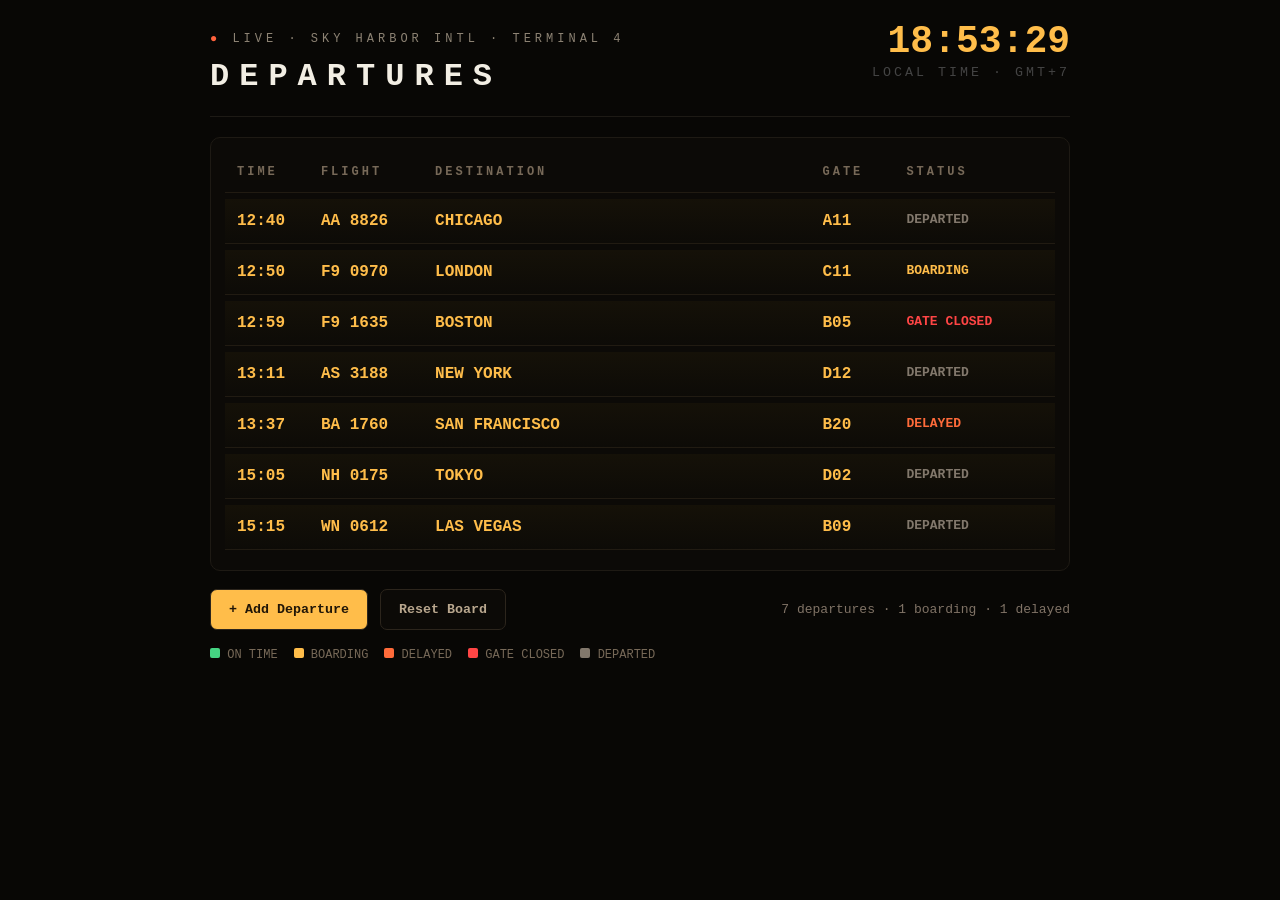
<file: departure_board/index.html>
<!DOCTYPE html>
<html lang="en">
<head>
  <meta charset="UTF-8" />
  <meta name="viewport" content="width=device-width, initial-scale=1.0" />
  <title>Departures Board</title>
  <link rel="stylesheet" href="style.css" />
</head>
<body>

  <main class="container">
    <header class="top-header">
      <div>
        <p class="live">● LIVE · SKY HARBOR INTL · TERMINAL 4</p>
        <h1>DEPARTURES</h1>
      </div>

      <div class="clock-box">
        <div id="clock">00:00:00</div>
        <small>LOCAL TIME · GMT+7</small>
      </div>
    </header>

    <!-- Board must start empty -->
    <section class="board" id="board"></section>

    <div class="controls">
      <button id="addBtn">+ Add Departure</button>
      <button id="resetBtn">Reset Board</button>
      <p id="counter"></p>
    </div>

    <div class="legend">
      <span><b class="green"></b> ON TIME</span>
      <span><b class="yellow"></b> BOARDING</span>
      <span><b class="orange"></b> DELAYED</span>
      <span><b class="red"></b> GATE CLOSED</span>
      <span><b class="gray"></b> DEPARTED</span>
    </div>
  </main>

  <script src="script.js"></script>
</body>
</html>
</file>
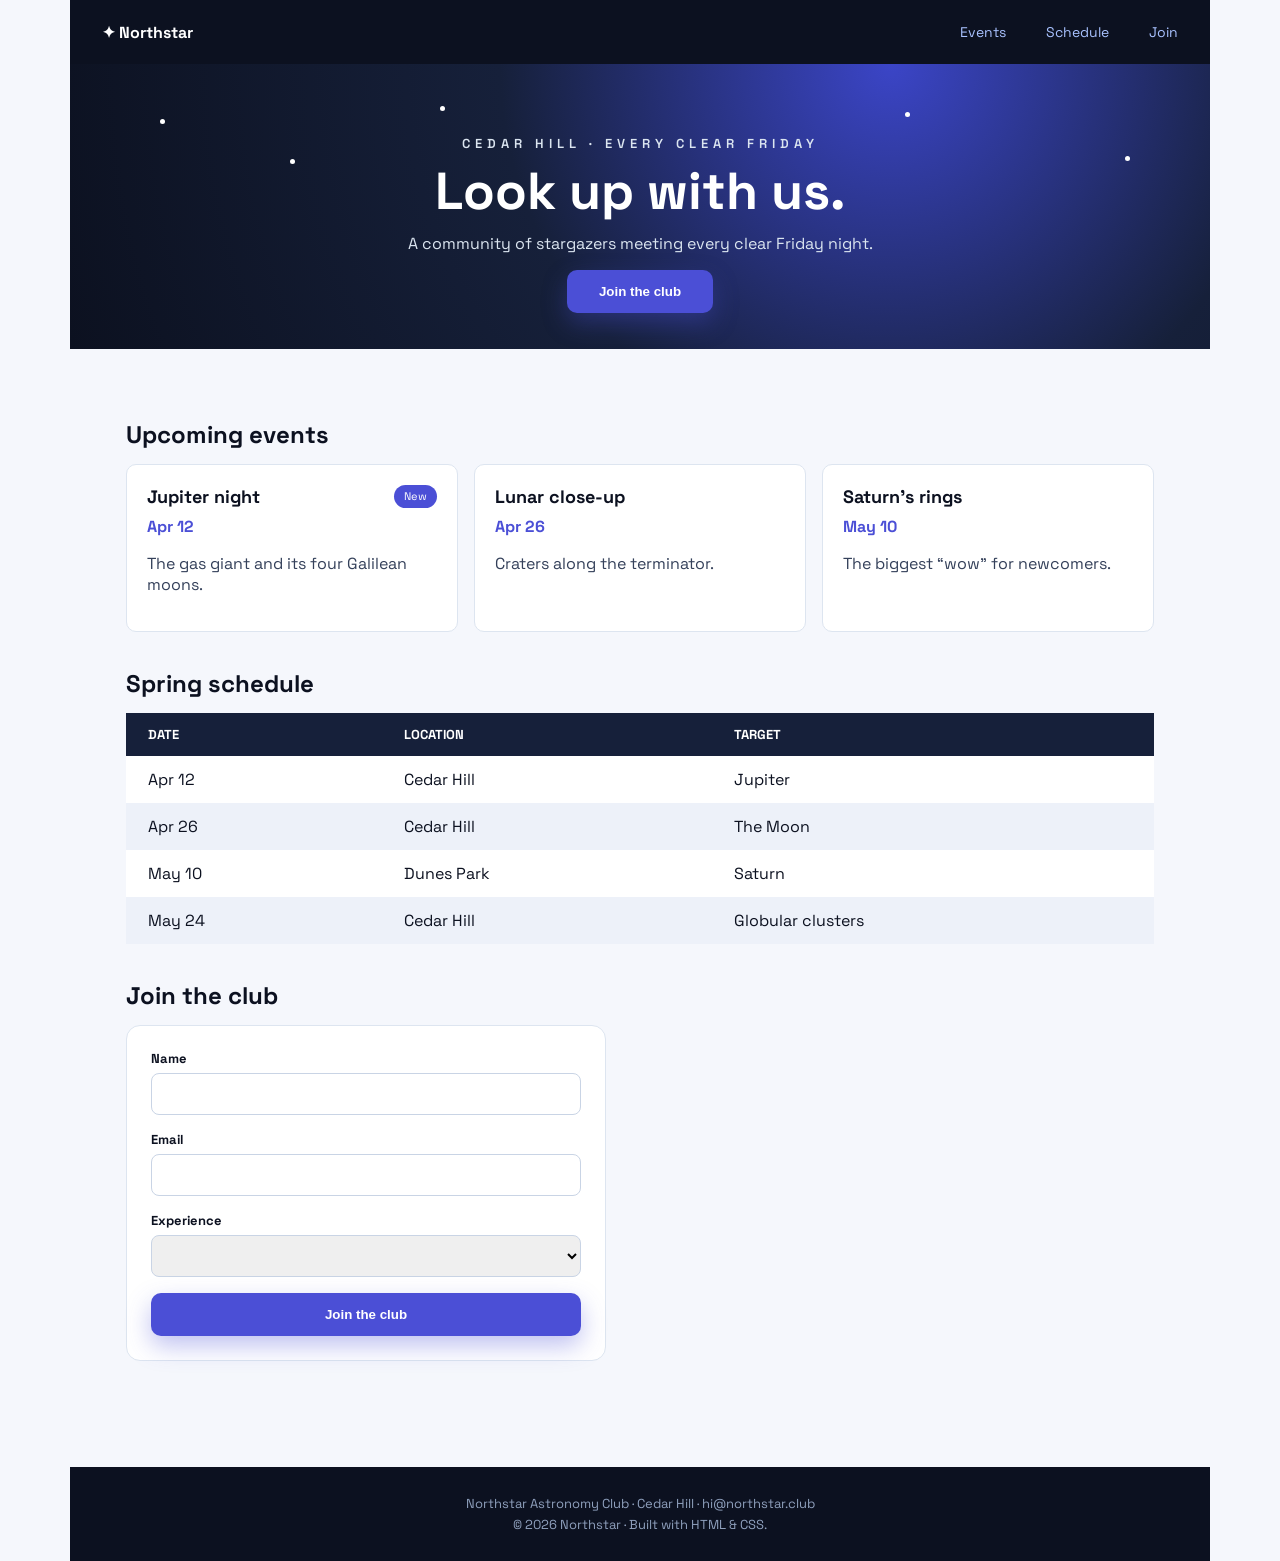
<file: Html_assignment/index.html>
<!DOCTYPE html>
<html lang="en">
<head>
  <meta charset="UTF-8" />
  <meta name="viewport" content="width=device-width, initial-scale=1.0" />
  <title>Northstar</title>
  <link rel="stylesheet" href="styles.css" />
  <meta name="viewport" content="width=device-width, initial-scale=1.0">
</head>
<body>

  <div class="page">

    <header>
      <div class="logo">✦ Northstar</div>
      <nav>
        <a href="#">Events</a>
        <a href="#">Schedule</a>
        <a href="#">Join</a>
      </nav>
    </header>

    <section class="hero">
      <div class="stars">
        <span></span><span></span><span></span><span></span><span></span>
      </div>
      <p class="eyebrow">CEDAR HILL · EVERY CLEAR FRIDAY</p>
      <h1>Look up with us.</h1>
      <p>A community of stargazers meeting every clear Friday night.</p>
      <button>Join the club</button>
    </section>

    <main>
      <section>
        <h2>Upcoming events</h2>

        <div class="cards">
          <article>
            <div class="card-head">
              <h3>Jupiter night</h3>
              <span>New</span>
            </div>
            <p class="date">Apr 12</p>
            <p>The gas giant and its four Galilean moons.</p>
          </article>

          <article>
            <h3>Lunar close-up</h3>
            <p class="date">Apr 26</p>
            <p>Craters along the terminator.</p>
          </article>

          <article>
            <h3>Saturn's rings</h3>
            <p class="date">May 10</p>
            <p>The biggest “wow” for newcomers.</p>
          </article>
        </div>
      </section>

      <section>
        <h2>Spring schedule</h2>

        <table>
          <thead>
            <tr>
              <th>Date</th>
              <th>Location</th>
              <th>Target</th>
            </tr>
          </thead>
          <tbody>
            <tr>
              <td>Apr 12</td>
              <td>Cedar Hill</td>
              <td>Jupiter</td>
            </tr>
            <tr>
              <td>Apr 26</td>
              <td>Cedar Hill</td>
              <td>The Moon</td>
            </tr>
            <tr>
              <td>May 10</td>
              <td>Dunes Park</td>
              <td>Saturn</td>
            </tr>
            <tr>
              <td>May 24</td>
              <td>Cedar Hill</td>
              <td>Globular clusters</td>
            </tr>
          </tbody>
        </table>
      </section>

      <section>
        <h2>Join the club</h2>

        <form>
          <label>Name</label>
          <input type="text" />

          <label>Email</label>
          <input type="email" />

          <label>Experience</label>
          <select>
            <option></option>
            <option>Beginner</option>
            <option>Intermediate</option>
            <option>Advanced</option>
          </select>

          <button type="submit">Join the club</button>
        </form>
      </section>
    </main>

    <footer>
      <p>Northstar Astronomy Club · Cedar Hill · hi@northstar.club</p>
      <p>© 2026 Northstar · Built with HTML & CSS.</p>
    </footer>

  </div>

</body>
</html>
</file>
<file: departure_board/style.css>
* {
  box-sizing: border-box;
}

body {
  margin: 0;
  background: #080705;
  color: #f5b642;
  font-family: "Courier New", monospace;
}

.container {
  width: 80%;
  max-width: 900px;
  margin: 0 auto;
  padding: 20px;
}

.top-header {
  display: flex;
  justify-content: space-between;
  align-items: flex-start;
  border-bottom: 1px solid #1d1a15;
  margin-bottom: 20px;
}

.live {
  color: #8d8374;
  font-size: 12px;
  letter-spacing: 4px;
}

.live::first-letter {
  color: #ff623d;
}

h1 {
  color: #f2eee4;
  letter-spacing: 10px;
  margin-top: 5px;
}

.clock-box {
  text-align: right;
}

#clock {
  font-size: 38px;
  font-weight: bold;
  color: #ffbd4a;
}

.clock-box small {
  color: #444;
  letter-spacing: 3px;
}

.board {
  border: 1px solid #1e1a14;
  border-radius: 10px;
  padding: 14px;
  background: #0c0a07;
}

.row {
  display: grid;
  grid-template-columns: 1fr 1.4fr 5fr 1fr 1.8fr;
  gap: 8px;
  padding: 13px 12px;
  margin-bottom: 6px;
  background: linear-gradient(#151108, #0d0b07);
  border-bottom: 1px solid #211b12;
  animation: flipIn 0.35s ease;
}

.header-row {
  background: transparent;
  color: #776958;
  font-size: 12px;
  letter-spacing: 3px;
  font-weight: bold;
}

.cell {
  overflow: hidden;
  white-space: nowrap;
}

.time,
.flight,
.dest,
.gate {
  color: #ffbd4a;
  font-weight: bold;
}

.status {
  font-weight: bold;
  font-size: 13px;
}

.status.on-time {
  color: #45d483;
}

.status.boarding {
  color: #ffbd4a;
}

.status.delayed {
  color: #ff6b3a;
}

.status.gate-closed {
  color: #ff4545;
}

.status.departed {
  color: #82786c;
}

.status.flash {
  animation: flash 0.5s ease;
}

.controls {
  display: flex;
  align-items: center;
  gap: 12px;
  margin-top: 18px;
}

button {
  padding: 12px 18px;
  border-radius: 7px;
  border: 1px solid #2c251c;
  cursor: pointer;
  font-weight: bold;
  font-family: inherit;
}

#addBtn {
  background: #ffbd4a;
  color: #211607;
}

#resetBtn {
  background: #0c0a07;
  color: #b9a78e;
}

#counter {
  margin-left: auto;
  color: #807366;
  font-size: 13px;
}

.legend {
  margin-top: 18px;
  display: flex;
  gap: 16px;
  flex-wrap: wrap;
  color: #776958;
  font-size: 12px;
}

.legend b {
  display: inline-block;
  width: 10px;
  height: 10px;
  border-radius: 2px;
}

.green { background: #45d483; }
.yellow { background: #ffbd4a; }
.orange { background: #ff6b3a; }
.red { background: #ff4545; }
.gray { background: #82786c; }

@keyframes flipIn {
  from {
    transform: rotateX(80deg);
    opacity: 0;
  }
  to {
    transform: rotateX(0);
    opacity: 1;
  }
}

@keyframes flash {
  50% {
    background: #2b2110;
  }
}

@media (max-width: 700px) {
  .container {
    width: 95%;
  }

  .top-header {
    flex-direction: column;
  }

  .row {
    grid-template-columns: 1fr 1.2fr 2fr 1fr 1.5fr;
    font-size: 12px;
  }

  #clock {
    font-size: 28px;
  }
}
</file>
<file: Html_assignment/styles.css>
@import url('https://fonts.googleapis.com/css2?family=Space+Grotesk:wght@400;500;600;700&display=swap');

* {
  box-sizing: border-box;
}

body {
  margin: 0;
  background: #f5f7fc;
  color: #0c1120;
  font-family: "Space Grotesk", sans-serif;
}

.page {
  max-width: 1140px;
  margin: 0 auto;
  background: #f5f7fc;
  min-height: 100vh;
}

header {
  height: 64px;
  background: #0c1120;
  color: white;
  display: flex;
  justify-content: space-between;
  align-items: center;
  padding: 0 32px;
}

.logo {
  font-weight: 700;
}

nav {
  display: flex;
  gap: 40px;
}

nav a {
  color: #a9c2ff;
  text-decoration: none;
  font-size: 14px;
}

.hero {
  position: relative;
  text-align: center;
  padding: 58px 20px 36px;
  color: white;
  background: radial-gradient(circle at 72% 0%, #3b45c7 0%, #16203a 45%, #0c1120 100%);
  overflow: hidden;
}

.eyebrow {
  letter-spacing: 5px;
  font-size: 13px;
  color: #a9c2ff;
  font-weight: 600;
}

h1 {
  margin: 8px 0;
  font-size: clamp(32px, 6vw, 52px);
  line-height: 1;
}

.hero p {
  color: #dbe5f0;
}

button {
  border: 0;
  background: #4b4fd6;
  color: white;
  font-weight: 700;
  border-radius: 10px;
  padding: 14px 32px;
  cursor: pointer;
  box-shadow: 0 10px 25px rgba(75, 79, 214, 0.35);
}

.stars span {
  position: absolute;
  width: 5px;
  height: 5px;
  background: white;
  border-radius: 50%;
}

.stars span:nth-child(1) { top: 55px; left: 90px; }
.stars span:nth-child(2) { top: 95px; left: 220px; }
.stars span:nth-child(3) { top: 48px; right: 300px; }
.stars span:nth-child(4) { top: 92px; right: 80px; }
.stars span:nth-child(5) { top: 42px; left: 370px; }

main {
  padding: 34px 56px 70px;
}

section {
  margin-bottom: 36px;
}

h2 {
  margin: 0 0 14px;
  font-size: 24px;
}

.cards {
  display: grid;
  grid-template-columns: repeat(3, 1fr);
  gap: 16px;
}

article {
  background: white;
  border: 1px solid #dde5f0;
  border-radius: 10px;
  padding: 20px;
}

.card-head {
  display: flex;
  justify-content: space-between;
}

.card-head span {
  background: #4b4fd6;
  color: white;
  border-radius: 20px;
  font-size: 11px;
  padding: 4px 10px;
}

h3 {
  margin: 0;
  font-size: 18px;
}

.date {
  color: #4b4fd6;
  font-weight: 700;
  margin: 8px 0;
}

article p {
  color: #34405a;
}

table {
  width: 100%;
  border-collapse: collapse;
  background: white;
  overflow: hidden;
}

th {
  background: #16203a;
  color: white;
  text-align: left;
  padding: 13px 22px;
  font-size: 13px;
  text-transform: uppercase;
}

td {
  padding: 13px 22px;
}

tbody tr:nth-child(even) {
  background: #edf1f9;
}

form {
  max-width: 480px;
  background: white;
  border: 1px solid #dde5f0;
  border-radius: 14px;
  padding: 24px;
}

label {
  display: block;
  font-size: 13px;
  font-weight: 700;
  margin-bottom: 6px;
}

input,
select {
  width: 100%;
  height: 42px;
  border: 1px solid #c9d4e5;
  border-radius: 8px;
  margin-bottom: 16px;
  padding: 0 12px;
  font: inherit;
}

form button {
  width: 100%;
}

footer {
  background: #0c1120;
  color: #8fa0bd;
  text-align: center;
  padding: 24px;
  font-size: 13px;
}

footer p {
  margin: 4px;
}

@media (max-width: 640px) {
  .page {
    max-width: 375px;
  }

  header {
    height: 58px;
    padding: 0 16px;
  }

  nav {
    display: none;
  }

  .hero {
    padding: 52px 20px 28px;
  }

  main {
    padding: 18px 16px 54px;
  }

  .cards {
    grid-template-columns: 1fr;
  }

  article {
    padding: 16px;
  }

  table {
    display: block;
    overflow-x: auto;
  }

  form {
    padding: 0;
    border: none;
    background: transparent;
  }

  footer {
    margin-top: 20px;
  }
}
/* =========================
   MOBILE RESPONSIVE DESIGN
   ========================= */

@media screen and (max-width: 768px) {

  header {
    flex-direction: column;
    padding: 15px;
    gap: 10px;
    text-align: center;
  }

  nav {
    flex-wrap: wrap;
    justify-content: center;
    gap: 15px;
  }

  .hero {
    padding: 50px 20px;
  }

  .hero h1 {
    font-size: 2rem;
    line-height: 1.2;
  }

  .hero p {
    font-size: 14px;
  }

  .cards {
    display: flex;
    flex-direction: column;
    gap: 15px;
  }

  article {
    width: 100%;
  }

  table {
    display: block;
    overflow-x: auto;
    white-space: nowrap;
  }

  form {
    width: 100%;
  }

  input,
  select,
  button {
    width: 100%;
  }

  main {
    padding: 20px;
  }

  h2 {
    font-size: 22px;
  }

  footer {
    padding: 20px;
    font-size: 12px;
    text-align: center;
  }
}


/* Extra small phones */
@media screen and (max-width: 480px) {

  .hero h1 {
    font-size: 1.7rem;
  }

  .eyebrow {
    font-size: 11px;
    letter-spacing: 2px;
  }

  button {
    padding: 12px 18px;
  }

  th,
  td {
    padding: 10px;
    font-size: 13px;
  }

}
</file>
